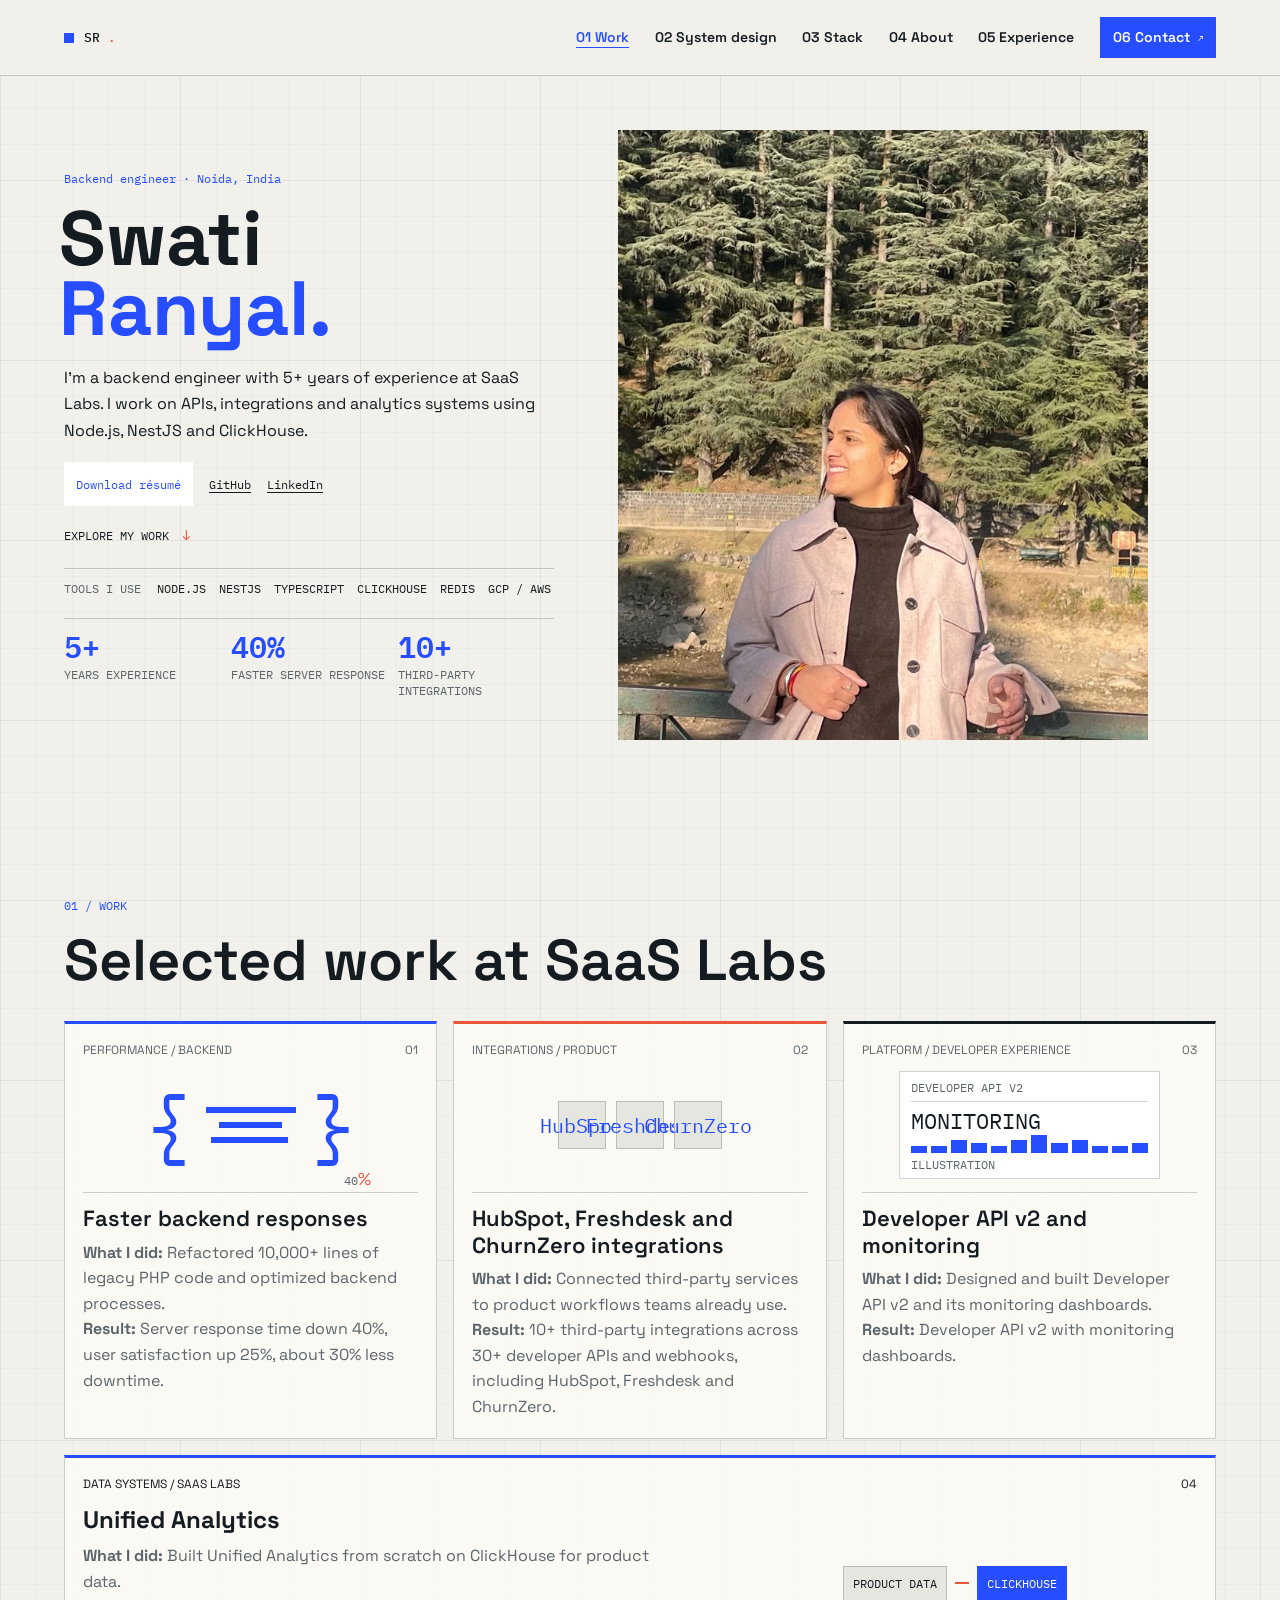
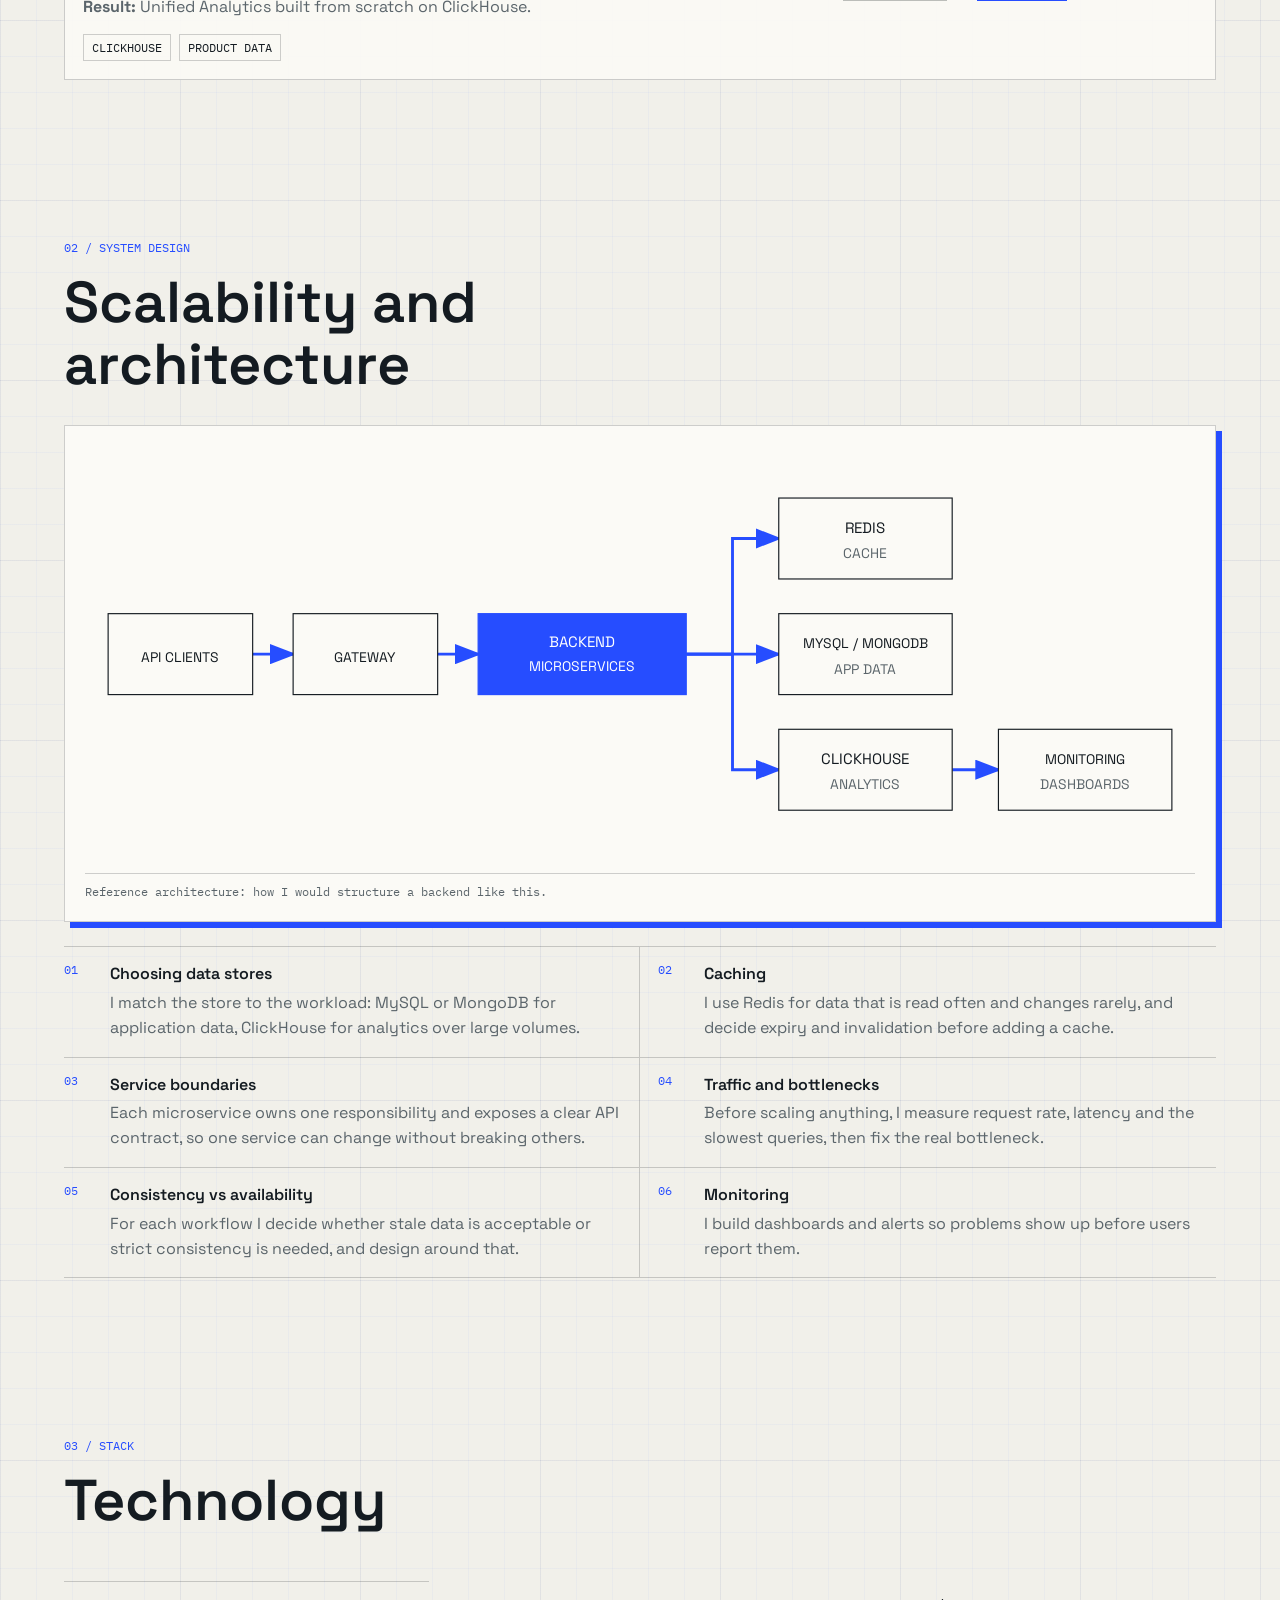
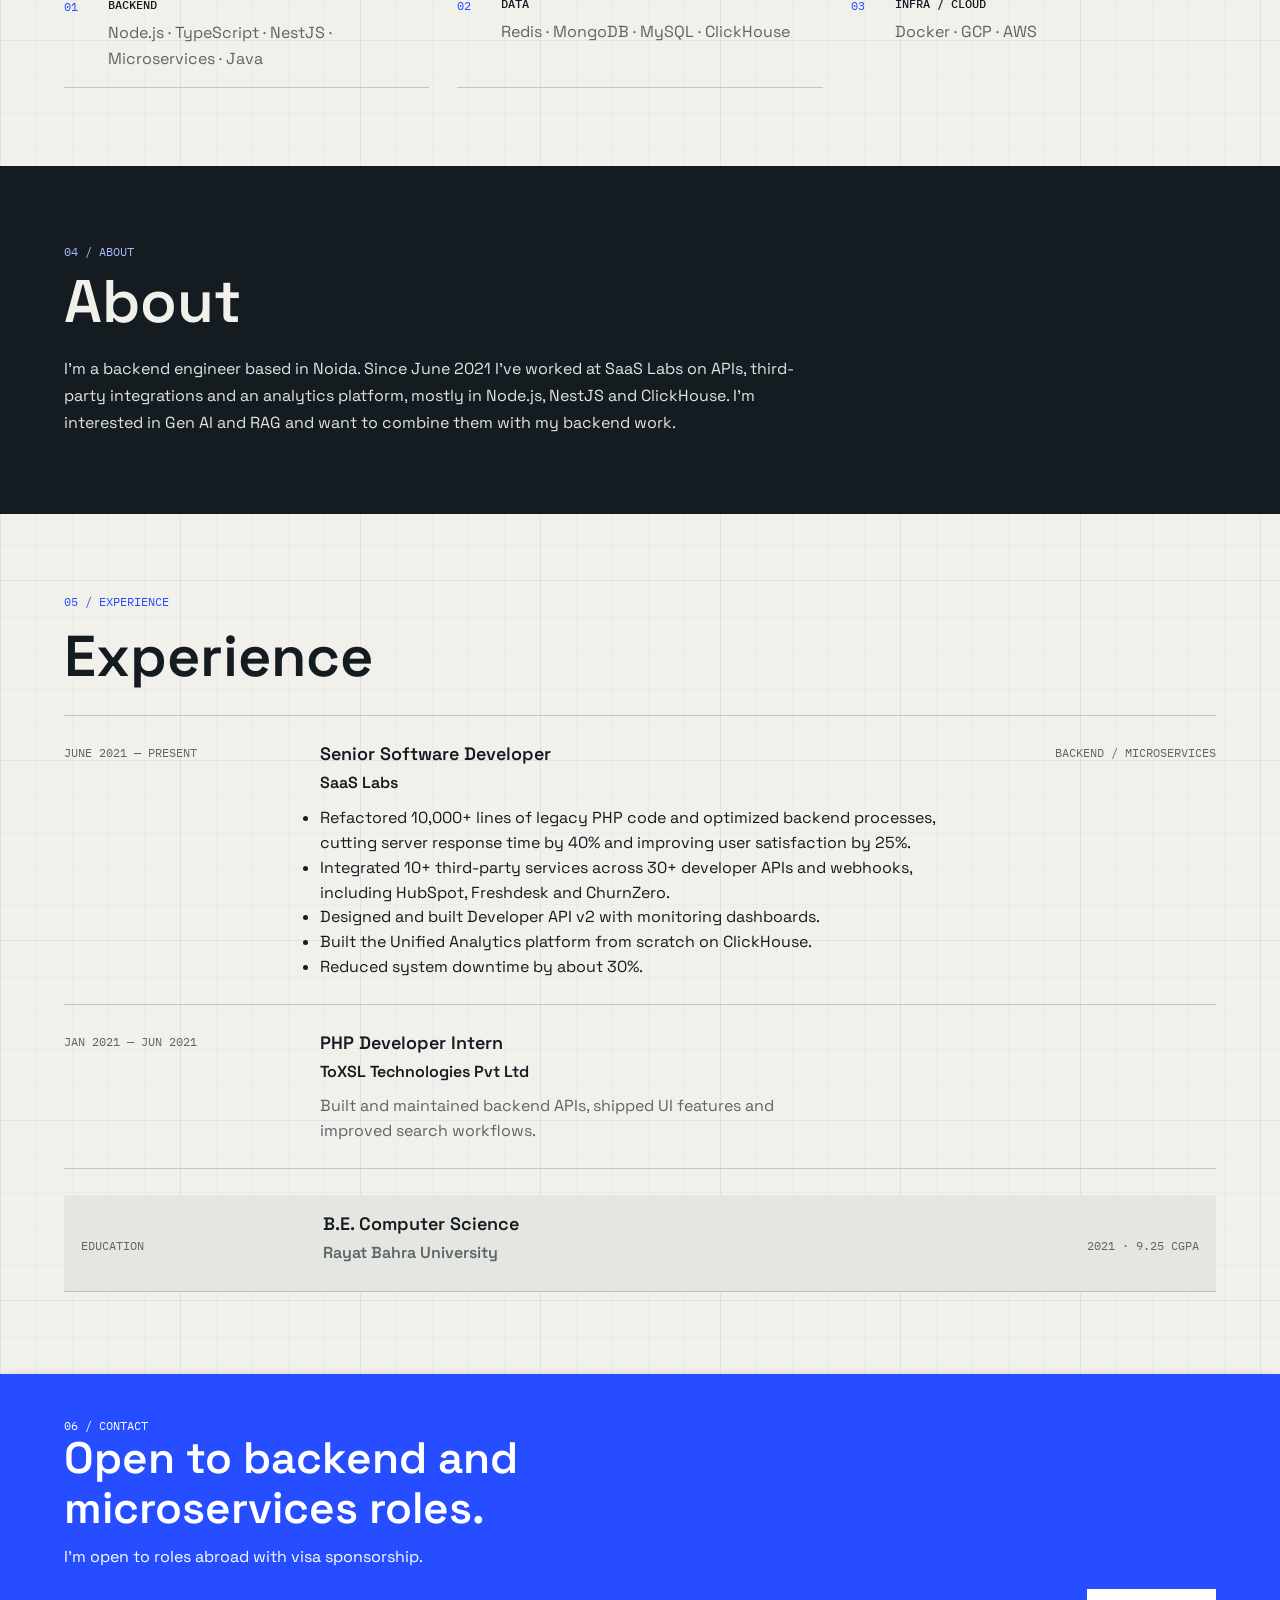
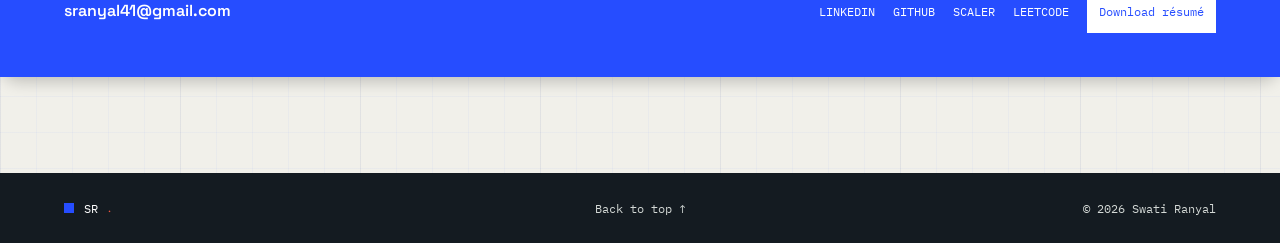
<file: index.html>
<!DOCTYPE html>
<html lang="en">

<head>
    <meta charset="UTF-8">
    <meta name="viewport" content="width=device-width, initial-scale=1.0">
        <title>Swati Ranyal | Backend Engineer</title>
        <meta name="description" content="I'm a backend engineer with 5+ years of experience at SaaS Labs. I work on APIs, integrations and analytics systems using Node.js, NestJS and ClickHouse.">
        <link rel="canonical" href="https://swatiranyalsharma.github.io/">
        <!-- TODO: add deployed URL. -->
        <link rel="icon" href="favicon.svg" type="image/svg+xml">
        <meta property="og:type" content="website">
        <meta property="og:title" content="Swati Ranyal | Backend Engineer">
        <meta property="og:description" content="I'm a backend engineer with 5+ years of experience at SaaS Labs. I work on APIs, integrations and analytics systems using Node.js, NestJS and ClickHouse.">
        <meta property="og:url" content="https://swatiranyalsharma.github.io/">
        <meta property="og:image" content="https://swatiranyalsharma.github.io/og.png">
        <meta property="og:image:width" content="800">
        <meta property="og:image:height" content="800">
        <meta property="og:image:alt" content="Swati Ranyal in Noida, India">
        <meta name="twitter:card" content="summary_large_image">
        <meta name="twitter:title" content="Swati Ranyal | Backend Engineer">
        <meta name="twitter:description" content="Backend engineer with 5+ years of experience at SaaS Labs.">
        <meta name="twitter:image" content="https://swatiranyalsharma.github.io/og.png">
        <link rel="preconnect" href="https://fonts.googleapis.com">
        <link rel="preconnect" href="https://fonts.gstatic.com" crossorigin>
        <link href="https://fonts.googleapis.com/css2?family=IBM+Plex+Mono:wght@400;500&family=Space+Grotesk:wght@400;500;600;700&display=swap" rel="stylesheet">
        <script type="application/ld+json">
        {
            "@context": "https://schema.org",
            "@type": "Person",
            "name": "Swati Ranyal",
            "jobTitle": "Senior Software Developer",
            "email": "sranyal41@gmail.com",
            "url": "https://swatiranyalsharma.github.io/",
            "address": {
                "@type": "PostalAddress",
                "addressLocality": "Noida",
                "addressCountry": "IN"
            },
            "worksFor": {
                "@type": "Organization",
                "name": "SaaS Labs"
            },
            "alumniOf": {
                "@type": "CollegeOrUniversity",
                "name": "Rayat Bahra University"
            },
            "knowsAbout": [
                "Node.js", "TypeScript", "NestJS", "Microservices", "Redis",
                "MongoDB", "MySQL", "ClickHouse", "Docker", "GCP", "AWS", "Java"
            ],
            "sameAs": [
                "https://www.linkedin.com/in/swati-ranyal/",
                "https://github.com/swatiranyalsharma",
                "https://www.scaler.com/academy/profile/5b6c4521b67a",
                "https://leetcode.com/u/Swati_Ranyal/"
            ]
        }
        </script>
    <style>
        * {
            margin: 0;
            padding: 0;
            box-sizing: border-box;
            font-family: 'Poppins', sans-serif;
        }

        #particles-js {
            position: fixed;
            width: 100%;
            height: 100%;
            top: 0;
            left: 0;
            z-index: -1;
            background: linear-gradient(137deg, #1a1a2e, #16213e);
        }

        .container {
            max-width: 1200px;
            margin: 0 auto;
            padding: 0 20px;
            width: 100%;
            display: flex;
            justify-content: space-between;
            align-items: center;
        }

        .header {
            display: flex;
            justify-content: space-between;
            align-items: center;
            padding: 15px 0;
            box-shadow: 0 2px 10px rgba(0,0,0,0.2);
            background: rgba(26, 26, 46, 0.95);
            position: fixed;
            width: 100%;
            top: 0;
            z-index: 1000;
            backdrop-filter: blur(10px);
        }

        .header-left {
            display: flex;
            align-items: center;
            gap: 20px;
        }

        .header-left .logo-container {
            display: flex;
            align-items: center;
        }

        .header-left .logo-container img {
            height: 40px;
            transition: transform 0.3s ease;
        }

        .header-left .logo-container img:hover {
            transform: scale(1.05);
        }

        .header-left .email-container {
            display: flex;
            align-items: center;
            gap: 10px;
            padding: 8px 15px;
            background: rgba(0, 255, 255, 0.1);
            border-radius: 20px;
            transition: all 0.3s ease;
        }

        .header-left .email-container:hover {
            background: rgba(0, 255, 255, 0.2);
        }

        .header-left .email-container p {
            color: #00ffff;
            font-size: 0.9em;
        }

        .header-right {
            display: flex;
            gap: 20px;
        }

        .header-right a {
            text-decoration: none;
            color: #ffffff;
            font-weight: 500;
            padding: 8px 20px;
            border-radius: 20px;
            transition: all 0.3s ease;
            position: relative;
            white-space: nowrap;
            width: 100px;
            text-align: center;
            font-size: 1em;
            flex: 1;
        }

        .header-right a:hover {
            color: #00ffff;
            background: rgba(0, 255, 255, 0.1);
        }

        .header-right a.active {
            color: #00ffff;
            background: rgba(0, 255, 255, 0.1);
        }

        .main-content {
            margin-top: 100px;
            display: flex;
            flex-direction: column;
            align-items: center;
            min-height: calc(100vh - 100px);
            padding: 20px;
        }

        .profile-section {
            text-align: center;
            max-width: 800px;
            margin-bottom: 50px;
        }

        .profile-image {
            width: 250px;
            height: 250px;
            border-radius: 50%;
            object-fit: cover;
            margin-bottom: 30px;
            border: 5px solid #fff;
            box-shadow: 0 5px 15px rgba(0, 0, 0, 0.1);
            transition: transform 0.3s ease;
        }

        .profile-image:hover {
            transform: scale(1.05);
        }

        .social-links {
            display: flex;
            gap: 20px;
            margin-bottom: 30px;
            justify-content: center;
        }

        .social-links img {
            width: 40px;
            height: 40px;
            cursor: pointer;
            transition: all 0.3s ease;
            padding: 8px;
            border-radius: 50%;
            border: 1px solid rgba(0, 255, 255, 0.3);
            object-fit: contain;
            background: rgba(255, 255, 255, 0.1);
        }

        /* Specific styling for LinkedIn icon */
        .social-links img[alt="LinkedIn"] {
            background: rgba(255, 255, 255, 0.2);
            padding: 6px;
        }

        /* Specific styling for GitHub icon */
        .social-links img[alt="GitHub"] {
            background: rgba(255, 255, 255, 0.2);
            padding: 6px;
        }

        .social-links img:hover {
            transform: scale(1.1);
            border-color: #00ffff;
            background: rgba(0, 255, 255, 0.2);
            box-shadow: 0 0 15px rgba(0, 255, 255, 0.3);
        }

        .bio {
            max-width: 600px;
            line-height: 1.6;
            margin: 0 auto;
        }

        .bio h1 {
            font-size: 2.5em;
            margin-bottom: 20px;
            color: #ffffff;
            background: linear-gradient(45deg, #00ffff, #00bcd4);
            -webkit-background-clip: text;
            -webkit-text-fill-color: transparent;
        }

        .bio p {
            font-size: 1.1em;
            color: #ffffff;
            margin-bottom: 20px;
        }

        .skills-section {
            width: 100%;
            max-width: 1200px;
            padding: 40px 0;
            background: rgba(26, 26, 46, 0.9);
            border-radius: 20px;
            box-shadow: 0 5px 15px rgba(0,0,0,0.2);
        }

        .skills-section h2 {
            text-align: center;
            font-size: 2em;
            margin-bottom: 30px;
            color: #ffffff;
            background: linear-gradient(45deg, #00ffff, #00bcd4);
            -webkit-background-clip: text;
            -webkit-text-fill-color: transparent;
        }

        .tech-stack-list {
            display: grid;
            grid-template-columns: repeat(auto-fit, minmax(150px, 1fr));
            gap: 20px;
            margin-top: 30px;
            padding: 0 20px;
        }

        .tech-category {
            background: rgba(255, 255, 255, 0.1);
            border-radius: 15px;
            padding: 25px;
            box-shadow: 0 5px 15px rgba(0,0,0,0.2);
            transition: all 0.3s ease;
            border: 1px solid rgba(0, 255, 255, 0.3);
        }

        .tech-category:hover {
            transform: translateY(-5px);
            border-color: #00ffff;
        }

        .tech-category h3 {
            color: #00ffff;
            font-size: 1.2em;
            margin-bottom: 20px;
            text-align: center;
            position: relative;
            padding-bottom: 10px;
        }

        .tech-item {
            display: flex;
            align-items: center;
            gap: 15px;
            padding: 12px;
            background: rgba(255, 255, 255, 0.1);
            border-radius: 10px;
            margin-bottom: 10px;
            transition: all 0.3s ease;
            border: 1px solid rgba(0, 255, 255, 0.3);
        }

        .tech-item:hover {
            transform: translateX(5px);
            border-color: #00ffff;
            background: rgba(0, 255, 255, 0.1);
        }

        .tech-item img {
            width: 30px;
            height: 30px;
            object-fit: contain;
        }

        .tech-item p {
            margin: 0;
            font-size: 0.9em;
            color: #ffffff;
            font-weight: 500;
        }

        .section-title {
            text-align: center;
            font-size: 2em;
            margin-bottom: 30px;
            color: #ffffff;
            background: linear-gradient(45deg, #00ffff, #00bcd4);
            -webkit-background-clip: text;
            -webkit-text-fill-color: transparent;
        }

        .featured-projects {
            width: 100%;
            max-width: 1200px;
            padding: 40px 0;
            margin-top: 50px;
        }

        .projects-grid {
            display: grid;
            grid-template-columns: repeat(auto-fit, minmax(300px, 1fr));
            gap: 30px;
            padding: 0 20px;
        }

        .project-card {
            background: rgba(26, 26, 46, 0.9);
            border-radius: 15px;
            overflow: hidden;
            box-shadow: 0 3px 10px rgba(0,0,0,0.2);
            transition: transform 0.3s ease;
            border: 1px solid rgba(0, 255, 255, 0.3);
        }

        .project-card:hover {
            transform: translateY(-5px);
        }

        .project-image {
            width: 100%;
            height: 200px;
            object-fit: cover;
        }

        .project-content {
            padding: 20px;
        }

        .project-content h3 {
            margin-bottom: 10px;
            color: #00ffff;
        }

        .project-content p {
            color: #ffffff;
            margin-bottom: 15px;
            font-size: 0.9em;
        }

        .project-tags {
            display: flex;
            flex-wrap: wrap;
            gap: 10px;
            margin-bottom: 15px;
        }

        .project-tag {
            background: rgba(0, 255, 255, 0.1);
            color: #00ffff;
            padding: 5px 10px;
            border-radius: 15px;
            font-size: 0.8em;
        }

        .project-links {
            display: flex;
            gap: 15px;
        }

        .project-links a {
            text-decoration: none;
            color: #00ffff;
            font-size: 0.9em;
            display: flex;
            align-items: center;
            gap: 5px;
        }

        .contact-section {
            width: 100%;
            max-width: 1200px;
            padding: 40px 0;
            margin-top: 50px;
            background: rgba(26, 26, 46, 0.9);
            border-radius: 20px;
            box-shadow: 0 5px 15px rgba(0,0,0,0.2);
        }

        .contact-form {
            max-width: 600px;
            margin: 0 auto;
            padding: 0 20px;
        }

        .form-group {
            margin-bottom: 20px;
        }

        .form-group label {
            display: block;
            margin-bottom: 5px;
            color: #ffffff;
        }

        .form-group input,
        .form-group textarea {
            width: 100%;
            padding: 10px;
            border: 1px solid rgba(0, 255, 255, 0.3);
            border-radius: 5px;
            font-family: 'Poppins', sans-serif;
            background: rgba(255, 255, 255, 0.1);
            color: #ffffff;
        }

        .form-group input:focus,
        .form-group textarea:focus {
            outline: none;
            border-color: #00ffff;
            background: rgba(255, 255, 255, 0.15);
        }

        .submit-btn {
            background: linear-gradient(45deg, #007bff, #00bcd4);
            color: white;
            border: none;
            padding: 12px 30px;
            border-radius: 25px;
            cursor: pointer;
            font-size: 1em;
            transition: transform 0.3s ease;
        }

        .submit-btn:hover {
            transform: translateY(-2px);
        }

        .resume-section {
            text-align: center;
            margin-top: 50px;
            padding: 20px;
        }

        .resume-btn {
            display: inline-flex;
            align-items: center;
            gap: 10px;
            background: linear-gradient(45deg, #00ffff, #00bcd4);
            color: #1a1a2e;
            text-decoration: none;
            padding: 12px 30px;
            border-radius: 25px;
            font-weight: 500;
            transition: transform 0.3s ease;
        }

        .resume-btn:hover {
            transform: translateY(-2px);
        }

        @media (max-width: 768px) {
            .header {
                padding: 10px 0;
            }

            .container {
                padding: 0 10px;
            }

            .header-left .email-container {
                display: none;
            }

            .header-right {
                gap: 10px;
            }

            .header-right a {
                padding: 6px 15px;
                font-size: 0.9em;
            }

            .main-content {
                flex-direction: column;
                text-align: center;
                margin-top: 80px;
            }

            .profile-section {
                padding: 20px;
            }

            .profile-image {
                width: 200px;
                height: 200px;
            }

            .social-links {
                justify-content: center;
            }

            .bio {
                margin: 0 auto;
            }

            .projects-grid {
                grid-template-columns: 1fr;
            }

            .tech-stack-list {
                grid-template-columns: repeat(auto-fit, minmax(120px, 1fr));
                gap: 15px;
            }

            .tech-category {
                padding: 15px;
            }

            .tech-item {
                padding: 8px;
            }

            .tech-item img {
                width: 25px;
                height: 25px;
            }
        }
    </style>
    <link rel="stylesheet" href="fieldnotes.css">
</head>

<body class="portfolio-page">
    <a class="skip-link" href="#top">Skip to content</a>
    <header class="site-header">
        <div class="site-header-inner">
            <a class="wordmark" href="#top" aria-label="Swati Ranyal, home">SR<span>.</span></a>
            <nav class="site-nav" id="primary-nav" aria-label="Main navigation">
                <a href="#work">01 Work</a>
                <a href="#systems">02 System design</a>
                <a href="#skills">03 Stack</a>
                <a href="#about">04 About</a>
                <a href="#experience">05 Experience</a>
                <a class="nav-contact" href="#contact">06 Contact <span aria-hidden="true">↗</span></a>
            </nav>
            <button class="menu-toggle" type="button" aria-controls="primary-nav" aria-expanded="false" aria-label="Open navigation menu"><span class="menu-icon" aria-hidden="true"><i></i><i></i><i></i></span><span class="menu-label">Menu</span></button>
        </div>
    </header>

    <main id="top">
        <section class="hero page-grid" aria-labelledby="hero-title">
            <div class="hero-left">
            <div class="hero-copy">
                <p class="eyebrow hero-label">Backend engineer · Noida, India</p>
                <h1 id="hero-title">Swati<br><span class="hero-accent">Ranyal.</span></h1>
                <p class="hero-intro">I'm a backend engineer with 5+ years of experience at SaaS Labs. I work on APIs, integrations and analytics systems using Node.js, NestJS and ClickHouse.</p>
                <div class="hero-profile-links"><a class="resume-button" href="./Swati_Ranyal_Resume_Backend_Java.pdf" download target="_blank" rel="noopener">Download résumé</a><a href="https://github.com/swatiranyalsharma" target="_blank" rel="noopener">GitHub</a><a href="https://www.linkedin.com/in/swati-ranyal/" target="_blank" rel="noopener">LinkedIn</a></div>
                <!-- TODO: add resume.pdf to the site root. -->
                <div class="hero-actions"><a class="secondary-action" href="#work">EXPLORE MY WORK <span aria-hidden="true">↓</span></a></div>
                <div class="hero-tools"><span>TOOLS I USE</span><b>NODE.JS</b><b>NESTJS</b><b>TYPESCRIPT</b><b>CLICKHOUSE</b><b>REDIS</b><b>GCP / AWS</b></div>
                <div class="hero-index" aria-label="Experience and results"><div><strong>5+</strong><span>YEARS EXPERIENCE</span></div><div><strong>40%</strong><span>FASTER SERVER RESPONSE</span></div><div><strong>10+</strong><span>THIRD-PARTY INTEGRATIONS</span></div></div>
            </div>
            </div>
            <div class="hero-aside">
            <div class="hero-visual">
                <picture>
                    <source srcset="images/swati.webp" type="image/webp">
                    <img class="portrait" src="images/swati.jpeg" alt="Swati Ranyal" width="800" height="800" fetchpriority="high" decoding="async">
                </picture>
            </div>
            </div>
        </section>

        <section class="work-section section-wrap" id="work">
            <div class="section-heading"><div><p class="eyebrow">01 / WORK</p><h2>Selected work at SaaS Labs</h2></div></div>
            <div class="work-grid">
                <article class="work-card work-card--lime">
                    <div class="card-topline"><span>PERFORMANCE / BACKEND</span><span>01</span></div>
                    <div class="api-art" aria-hidden="true"><span class="api-bracket">{</span><span class="api-lines"><i></i><i></i><i></i></span><span class="api-bracket">}</span><span class="api-speed">40<span>%</span></span></div>
                    <div class="work-card-copy"><h3>Faster backend responses</h3><p><strong>What I did:</strong> Refactored 10,000+ lines of legacy PHP code and optimized backend processes.</p><p><strong>Result:</strong> Server response time down 40%, user satisfaction up 25%, about 30% less downtime.</p></div>
                    <!-- TODO: add the specific problem statement. -->
                    <!-- TODO: add real scale numbers (requests/sec, data volume, latency before/after, number of services). -->
                </article>
                <article class="work-card work-card--coral">
                    <div class="card-topline"><span>INTEGRATIONS / PRODUCT</span><span>02</span></div>
                    <div class="integration-art" aria-label="HubSpot, Freshdesk and ChurnZero"><span class="integration-chip">HubSpot</span><span class="integration-chip">Freshdesk</span><span class="integration-chip">ChurnZero</span></div>
                    <div class="work-card-copy"><h3>HubSpot, Freshdesk and ChurnZero integrations</h3><p><strong>What I did:</strong> Connected third-party services to product workflows teams already use.</p><p><strong>Result:</strong> 10+ third-party integrations across 30+ developer APIs and webhooks, including HubSpot, Freshdesk and ChurnZero.</p></div>
                    <!-- TODO: add the specific problem statement. -->
                    <!-- TODO: add real scale numbers (requests/sec, data volume, latency before/after, number of services). -->
                </article>
                <article class="work-card work-card--ink">
                    <div class="card-topline"><span>PLATFORM / DEVELOPER EXPERIENCE</span><span>03</span></div>
                    <div class="monitor-art" aria-hidden="true"><div class="monitor-window"><span>DEVELOPER API V2</span><b>MONITORING</b><div class="monitor-bars"><i></i><i></i><i></i><i></i><i></i><i></i><i></i><i></i><i></i><i></i><i></i><i></i></div><small>ILLUSTRATION</small></div></div>
                    <div class="work-card-copy"><h3>Developer API v2 and monitoring</h3><p><strong>What I did:</strong> Designed and built Developer API v2 and its monitoring dashboards.</p><p><strong>Result:</strong> Developer API v2 with monitoring dashboards.</p></div>
                    <!-- TODO: add the specific problem statement. -->
                    <!-- TODO: add real scale numbers (requests/sec, data volume, latency before/after, number of services). -->
                </article>
                <article class="featured-project">
                    <div class="featured-head"><span>DATA SYSTEMS / SAAS LABS</span><span>04</span></div>
                    <div class="featured-copy"><h3>Unified Analytics</h3><p><strong>What I did:</strong> Built Unified Analytics from scratch on ClickHouse for product data.</p><p><strong>Result:</strong> Unified Analytics built from scratch on ClickHouse.</p><div class="work-tags"><span>CLICKHOUSE</span><span>PRODUCT DATA</span></div></div>
                    <div class="analytics-flow" aria-label="Illustration of product data and ClickHouse"><span>PRODUCT DATA</span><i></i><b>CLICKHOUSE</b></div>
                    <!-- TODO: add the specific problem statement. -->
                    <!-- TODO: add real scale numbers (requests/sec, data volume, latency before/after, number of services). -->
                </article>
            </div>
        </section>

        <section class="architecture-section section-wrap" id="systems" aria-labelledby="systems-title">
            <div class="section-heading"><div><p class="eyebrow">02 / SYSTEM DESIGN</p><h2 id="systems-title">Scalability and architecture</h2></div></div>
            <figure class="architecture-figure">
                <svg class="architecture-diagram" viewBox="0 0 960 360" role="img" aria-labelledby="architecture-title architecture-desc">
                    <title id="architecture-title">Reference backend system design</title>
                    <desc id="architecture-desc">API clients pass through a gateway to backend microservices. Services connect to Redis, MySQL or MongoDB, and ClickHouse; ClickHouse feeds monitoring dashboards. Reference architecture, not a confirmed production topology.</desc>
                    <defs><marker id="system-arrow" markerWidth="9" markerHeight="7" refX="8" refY="3.5" orient="auto"><path d="M0 0 L9 3.5 L0 7 Z" fill="#264dff"/></marker></defs>
                    <g class="architecture-wide">
                        <g fill="none" stroke="#264dff" stroke-width="2.5" marker-end="url(#system-arrow)"><path d="M145 180 H180"/><path d="M305 180 H340"/><path d="M520 180 H560 V80 H600"/><path d="M520 180 H600"/><path d="M520 180 H560 V280 H600"/><path d="M750 280 H790"/></g>
                        <g font-family="IBM Plex Mono, monospace" text-anchor="middle">
                            <rect x="20" y="145" width="125" height="70" fill="#fbfaf6" stroke="#141b21"/><text x="82" y="187" fill="#141b21" font-size="12">API CLIENTS</text>
                            <rect x="180" y="145" width="125" height="70" fill="#fbfaf6" stroke="#141b21"/><text x="242" y="187" fill="#141b21" font-size="12">GATEWAY</text>
                            <rect x="340" y="145" width="180" height="70" fill="#264dff" stroke="#264dff"/><text x="430" y="174" fill="#fff" font-size="13">BACKEND</text><text x="430" y="195" fill="#fff" font-size="12">MICROSERVICES</text>
                            <rect x="600" y="45" width="150" height="70" fill="#fbfaf6" stroke="#141b21"/><text x="675" y="75" fill="#141b21" font-size="13">REDIS</text><text x="675" y="97" fill="#5b656b" font-size="12">CACHE</text>
                            <rect x="600" y="145" width="150" height="70" fill="#fbfaf6" stroke="#141b21"/><text x="675" y="175" fill="#141b21" font-size="12">MYSQL / MONGODB</text><text x="675" y="197" fill="#5b656b" font-size="12">APP DATA</text>
                            <rect x="600" y="245" width="150" height="70" fill="#fbfaf6" stroke="#141b21"/><text x="675" y="275" fill="#141b21" font-size="13">CLICKHOUSE</text><text x="675" y="297" fill="#5b656b" font-size="12">ANALYTICS</text>
                            <rect x="790" y="245" width="150" height="70" fill="#fbfaf6" stroke="#141b21"/><text x="865" y="275" fill="#141b21" font-size="12">MONITORING</text><text x="865" y="297" fill="#5b656b" font-size="12">DASHBOARDS</text>
                        </g>
                    </g>
                    <g class="architecture-compact" font-family="IBM Plex Mono, monospace" text-anchor="middle">
                        <g fill="none" stroke="#264dff" stroke-width="3" marker-end="url(#system-arrow)"><path d="M460 40 H500"/><path d="M720 82 V90 H480 V92"/><path d="M480 162 V170 H240 V174"/><path d="M480 170 H720 V174"/><path d="M480 162 V250 H240 V256"/><path d="M460 291 H500"/></g>
                        <rect x="20" y="10" width="440" height="72" fill="#fbfaf6" stroke="#141b21" stroke-width="2"/><text x="240" y="55" fill="#141b21" font-size="38">API CLIENTS</text>
                        <rect x="500" y="10" width="440" height="72" fill="#fbfaf6" stroke="#141b21" stroke-width="2"/><text x="720" y="55" fill="#141b21" font-size="38">GATEWAY</text>
                        <rect x="20" y="92" width="920" height="70" fill="#264dff" stroke="#264dff"/><text x="480" y="137" fill="#fff" font-size="38">BACKEND MICROSERVICES</text>
                        <rect x="20" y="174" width="440" height="76" fill="#fbfaf6" stroke="#141b21" stroke-width="2"/><text x="240" y="208" fill="#141b21" font-size="38">REDIS</text><text x="240" y="236" fill="#5b656b" font-size="34">CACHE</text>
                        <rect x="500" y="174" width="440" height="76" fill="#fbfaf6" stroke="#141b21" stroke-width="2"/><text x="720" y="208" fill="#141b21" font-size="38">MYSQL / MONGODB</text><text x="720" y="236" fill="#5b656b" font-size="34">APP DATA</text>
                        <rect x="20" y="256" width="440" height="76" fill="#fbfaf6" stroke="#141b21" stroke-width="2"/><text x="240" y="289" fill="#141b21" font-size="38">CLICKHOUSE</text><text x="240" y="317" fill="#5b656b" font-size="34">ANALYTICS</text>
                        <rect x="500" y="256" width="440" height="76" fill="#fbfaf6" stroke="#141b21" stroke-width="2"/><text x="720" y="289" fill="#141b21" font-size="34">MONITORING</text><text x="720" y="317" fill="#5b656b" font-size="34">DASHBOARDS</text>
                    </g>
                </svg>
                <figcaption>Reference architecture: how I would structure a backend like this.</figcaption>
            </figure>
            <div class="architecture-notes">
                <article><span>01</span><h3>Choosing data stores</h3><p>I match the store to the workload: MySQL or MongoDB for application data, ClickHouse for analytics over large volumes.</p></article>
                <article><span>02</span><h3>Caching</h3><p>I use Redis for data that is read often and changes rarely, and decide expiry and invalidation before adding a cache.</p></article>
                <article><span>03</span><h3>Service boundaries</h3><p>Each microservice owns one responsibility and exposes a clear API contract, so one service can change without breaking others.</p></article>
                <article><span>04</span><h3>Traffic and bottlenecks</h3><p>Before scaling anything, I measure request rate, latency and the slowest queries, then fix the real bottleneck.</p></article>
                <article><span>05</span><h3>Consistency vs availability</h3><p>For each workflow I decide whether stale data is acceptable or strict consistency is needed, and design around that.</p></article>
                <article><span>06</span><h3>Monitoring</h3><p>I build dashboards and alerts so problems show up before users report them.</p></article>
            </div>
            <!-- TODO: add real scale numbers: requests/sec, data volume, latency before/after, number of services. -->
        </section>

        <section class="stack-section section-wrap" id="skills">
            <div class="section-heading"><div><p class="eyebrow">03 / STACK</p><h2>Technology</h2></div></div>
            <div class="stack-categories">
                <article class="stack-row"><span class="stack-index">01</span><div><h3>BACKEND</h3><p>Node.js · TypeScript · NestJS · Microservices · Java</p></div></article>
                <article class="stack-row"><span class="stack-index">02</span><div><h3>DATA</h3><p>Redis · MongoDB · MySQL · ClickHouse</p></div></article>
                <article class="stack-row"><span class="stack-index">03</span><div><h3>INFRA / CLOUD</h3><p>Docker · GCP · AWS</p></div></article>
            </div>
        </section>

        <section class="about-section" id="about">
            <div class="about-inner page-shell"><p class="eyebrow">04 / ABOUT</p><h2>About</h2><p>I'm a backend engineer based in Noida. Since June 2021 I've worked at SaaS Labs on APIs, third-party integrations and an analytics platform, mostly in Node.js, NestJS and ClickHouse. I'm interested in Gen AI and RAG and want to combine them with my backend work.</p></div>
        </section>

        <section class="experience-section section-wrap" id="experience">
            <div class="section-heading experience-heading"><div><p class="eyebrow">05 / EXPERIENCE</p><h2>Experience</h2></div></div>
            <div class="timeline">
                <article class="timeline-item"><div class="timeline-date">JUNE 2021 — PRESENT</div><div class="timeline-main"><h3>Senior Software Developer</h3><p class="timeline-company">SaaS Labs</p><ul class="experience-points"><li>Refactored 10,000+ lines of legacy PHP code and optimized backend processes, cutting server response time by 40% and improving user satisfaction by 25%.</li><li>Integrated 10+ third-party services across 30+ developer APIs and webhooks, including HubSpot, Freshdesk and ChurnZero.</li><li>Designed and built Developer API v2 with monitoring dashboards.</li><li>Built the Unified Analytics platform from scratch on ClickHouse.</li><li>Reduced system downtime by about 30%.</li></ul></div><div class="timeline-tag">BACKEND / MICROSERVICES</div></article>
                <article class="timeline-item"><div class="timeline-date">JAN 2021 — JUN 2021</div><div class="timeline-main"><h3>PHP Developer Intern</h3><p class="timeline-company">ToXSL Technologies Pvt Ltd</p><p>Built and maintained backend APIs, shipped UI features and improved search workflows.</p></div><div class="timeline-tag"></div></article>
            </div>
            <div class="timeline-item education-row"><div class="timeline-date">EDUCATION</div><div class="timeline-main"><h3>B.E. Computer Science</h3><p class="timeline-company">Rayat Bahra University</p></div><div class="timeline-tag">2021 · 9.25 CGPA</div></div>
        </section>

        <section class="contact-section" id="contact"><div class="contact-inner"><p class="eyebrow">06 / CONTACT</p><h2>Open to backend and microservices roles.</h2><p class="contact-open">I’m open to roles abroad with visa sponsorship.</p><div class="contact-bottom"><a class="contact-cta" href="mailto:sranyal41@gmail.com">sranyal41@gmail.com</a><div class="social-list"><a href="https://www.linkedin.com/in/swati-ranyal/" target="_blank" rel="noopener">LINKEDIN</a><a href="https://github.com/swatiranyalsharma" target="_blank" rel="noopener">GITHUB</a><a href="https://www.scaler.com/academy/profile/5b6c4521b67a" target="_blank" rel="noopener">SCALER</a><a href="https://leetcode.com/u/Swati_Ranyal/" target="_blank" rel="noopener">LEETCODE</a><a class="resume-button" href="./Swati_Ranyal_Resume_Backend_Java.pdf" download target="_blank" rel="noopener">Download résumé</a></div></div><!-- TODO: add resume.pdf to the site root. --></div></section>
    </main>

    <footer class="site-footer"><div class="site-footer-inner"><a class="wordmark" href="#top" aria-label="Swati Ranyal, back to top">SR<span>.</span></a><a class="footer-top" href="#top">Back to top ↑</a><span>© 2026 Swati Ranyal</span></div></footer>
    <script src="portfolio.js" defer></script>
</body>

</html>
</file>
<file: fieldnotes.css>
:root {
    color-scheme: light;
    --paper: #f1f0ea;
    --paper-deep: #e5e6df;
    --ink: #141b21;
    --muted: #5b656b;
    --rule: rgba(20, 27, 33, .2);
    --blue: #264dff;
    --red: #ed543c;
    --mono: 'IBM Plex Mono', monospace;
    --sans: 'Space Grotesk', sans-serif;
}
* { box-sizing: border-box; font-family: var(--sans); margin: 0; padding: 0; }
html { scroll-behavior: smooth; scroll-padding-top: 86px; }
body.portfolio-page {
    background-color: var(--paper);
    background-image:
        linear-gradient(rgba(38, 77, 255, .035) 1px, transparent 1px),
        linear-gradient(90deg, rgba(38, 77, 255, .035) 1px, transparent 1px),
        linear-gradient(rgba(20, 27, 33, .045) 1px, transparent 1px),
        linear-gradient(90deg, rgba(20, 27, 33, .045) 1px, transparent 1px);
    background-size: 36px 36px, 36px 36px, 180px 180px, 180px 180px;
    color: var(--ink);
    font-size: 14px;
    line-height: 1.55;
    overflow-x: hidden;
}
body.portfolio-page #particles-js { display: none; }
body.portfolio-page a { color: inherit; }
body.portfolio-page ::selection { background: var(--blue); color: white; }
a:focus-visible, button:focus-visible, input:focus-visible { outline: 2px solid var(--red); outline-offset: 3px; }
.site-header { align-items: center; background: rgba(241, 240, 234, .95); border-bottom: 1px solid var(--rule); display: flex; height: 76px; justify-content: space-between; padding: 0 max(5vw, 22px); position: sticky; top: 0; z-index: 10; }
.wordmark { align-items: center; display: inline-flex; font: 500 13px var(--mono); gap: 10px; text-decoration: none; }
.wordmark::before { background: var(--blue); content: ''; height: 10px; width: 10px; }
.wordmark span { color: var(--red); }
.site-nav { align-items: center; display: flex; gap: clamp(16px, 2.8vw, 39px); }
.site-nav a { font-size: 12px; font-weight: 600; text-decoration: none; }
.site-nav a:hover, .social-list a:hover { color: var(--blue); }
.site-nav a span { color: var(--muted); font: 9px var(--mono); margin-left: 4px; }
.site-nav .nav-contact { background: var(--blue); color: white; padding: 10px 13px; }
.site-nav .nav-contact span { color: white; }
.page-grid, .section-wrap { margin-left: auto; margin-right: auto; max-width: 1360px; padding-left: max(5vw, 22px); padding-right: max(5vw, 22px); }
.hero { align-items: center; display: grid; gap: 8vw; grid-template-columns: 1fr .72fr; min-height: 620px; padding-bottom: 56px; padding-top: 56px; position: relative; }
.hero-copy { max-width: 660px; }
.eyebrow { color: var(--blue); font: 10px var(--mono); }
.status-dot { background: var(--red); display: inline-block; height: 8px; margin-right: 8px; width: 8px; }
.hero-location { color: var(--muted); }
.hero h1 { font: 700 clamp(64px, 8vw, 104px)/.91 var(--sans); margin: 23px 0 21px -5px; }
.hero-accent { color: var(--blue); }
.hero-intro { font-size: 15px; line-height: 1.75; margin: 0; max-width: 505px; }
.focus-tags { display: flex; flex-wrap: wrap; gap: 7px; margin-top: 21px; }
.focus-tags span { border: 1px solid var(--rule); font-size: 10px; font-weight: 600; padding: 6px 9px; }
.hero-actions { align-items: center; display: flex; gap: 23px; margin-top: 23px; }
.primary-action { align-items: center; background: var(--blue); color: white !important; display: inline-flex; font: 10px var(--mono); gap: 18px; padding: 13px 15px; text-decoration: none; transition: background .2s, transform .2s; }
.primary-action:hover { background: var(--ink); transform: translateY(-2px); }
.primary-action span { font-size: 15px; }
.secondary-action { font: 9px var(--mono); text-decoration: none; }
.secondary-action span { color: var(--red); font-size: 14px; margin-left: 6px; }
.hero-tools { align-items: center; border-top: 1px solid var(--rule); display: flex; flex-wrap: wrap; gap: 14px; margin-top: 29px; max-width: 520px; padding-top: 12px; }
.hero-tools span { color: var(--muted); font: 8px var(--mono); margin-right: 3px; }
.hero-tools b { font: 9px var(--mono); }
.hero-index { border-top: 1px solid var(--rule); display: grid; grid-template-columns: repeat(3, 1fr); margin-top: 23px; max-width: 520px; padding-top: 13px; }
.hero-index div { display: flex; flex-direction: column; gap: 1px; }
.hero-index strong { color: var(--blue); font: 600 25px/.95 var(--mono); }
.hero-index span { color: var(--muted); font: 7px var(--mono); margin-top: 5px; }
.hero-visual { background: var(--paper-deep); height: min(44vw, 505px); justify-self: end; max-height: 505px; max-width: 405px; min-height: 410px; overflow: hidden; position: relative; width: 100%; }
.portrait { height: 100%; inset: 0; object-fit: cover; object-position: 52% 48%; position: absolute; width: 100%; }
.hero-visual::after { border: 1px solid rgba(20, 27, 33, .35); content: ''; inset: 10px; pointer-events: none; position: absolute; }
.portrait-label { align-items: flex-end; bottom: 22px; color: white; display: flex; font: 11px/1.35 var(--mono); justify-content: space-between; left: 23px; position: absolute; right: 24px; text-shadow: 0 1px 8px rgba(0, 0, 0, .8); z-index: 1; }
.label-star { color: #fff; font-size: 24px; }
.visual-index { background: var(--paper); bottom: -1px; color: var(--muted); font: 7px var(--mono); padding: 4px 7px; position: absolute; right: 0; z-index: 2; }
.section-wrap { padding-bottom: 105px; padding-top: 105px; }
.section-heading { align-items: flex-end; display: flex; justify-content: space-between; margin-bottom: 35px; }
.section-heading h2, .contact-inner h2 { font: 600 clamp(40px, 5.2vw, 70px)/1.02 var(--sans); margin-top: 16px; }
.section-heading h2 span { color: var(--blue); }
.section-aside { color: var(--muted); font-size: 12px; max-width: 270px; padding-bottom: 4px; }
.work-section { padding-top: 105px; }
.work-grid { display: grid; gap: 13px; grid-template-columns: repeat(3, 1fr); }
.work-card { background: rgba(251, 250, 246, .78); border: 1px solid var(--rule); min-height: 355px; overflow: hidden; padding: 17px 17px 21px; position: relative; transition: border-color .2s, transform .2s; }
.work-card:hover { border-color: var(--blue); transform: translateY(-4px); }
.work-card--lime { border-top: 3px solid var(--blue); }
.work-card--coral { border-top: 3px solid var(--red); }
.work-card--ink { border-top: 3px solid var(--ink); }
.card-topline { color: var(--muted); display: flex; font: 8px var(--mono); justify-content: space-between; }
.api-art, .integration-art, .monitor-art { align-items: center; display: flex; height: 134px; justify-content: center; position: relative; }
.api-bracket { color: var(--blue); font: 80px/.8 var(--mono); }
.api-lines { display: grid; gap: 9px; margin: 0 13px; width: 90px; }
.api-lines i { background: var(--blue); display: block; height: 6px; }
.api-lines i:nth-child(2) { margin-left: 13px; width: 70%; }
.api-lines i:nth-child(3) { margin-left: 5px; width: 86%; }
.api-speed { bottom: 2px; color: var(--muted); font: 9px var(--mono); position: absolute; right: 14%; }
.api-speed span { color: var(--red); font-size: 17px; }
.integration-art { gap: 10px; }
.integration-art > span { align-items: center; background: var(--paper-deep); border: 1px solid var(--rule); color: var(--blue); display: flex; font: 20px var(--mono); height: 48px; justify-content: center; width: 48px; }
.integration-art > i { color: var(--red); font: 18px var(--mono); font-style: normal; }
.integration-art b { bottom: 5px; color: var(--muted); font: 8px var(--mono); left: 50%; position: absolute; transform: translateX(-50%); white-space: nowrap; }
.monitor-window { background: #fff; border: 1px solid var(--rule); height: 108px; padding: 8px 11px; width: 78%; }
.monitor-window > span { border-bottom: 1px solid var(--rule); color: var(--muted); display: block; font: 7px var(--mono); padding-bottom: 6px; }
.monitor-window > span i { color: var(--blue); float: right; font-style: normal; }
.monitor-window > b { color: var(--ink); display: block; font: 22px var(--mono); margin-top: 4px; }
.monitor-window > b em { color: var(--blue); font: 8px var(--mono); }
.monitor-bars { align-items: flex-end; display: flex; gap: 4px; height: 18px; }
.monitor-bars i { background: var(--blue); flex: 1; height: 38%; }
.monitor-bars i:nth-child(3n) { height: 75%; }
.monitor-bars i:nth-child(4n) { height: 55%; }
.monitor-bars i:nth-child(7n) { height: 100%; }
.monitor-window small { color: var(--muted); display: block; font: 5px var(--mono); margin-top: 4px; }
.work-card-copy { border-top: 1px solid var(--rule); padding-top: 12px; }
.work-card-copy h3 { font: 600 22px/1.12 var(--sans); margin: 0 0 8px; }
.work-card-copy p { color: var(--muted); font-size: 11px; line-height: 1.6; max-width: 280px; }
.work-footnote { color: var(--muted); font: 8px var(--mono); margin-top: 13px; text-align: right; }
.about-section { background: var(--ink); color: var(--paper); }
.about-layout { display: grid; gap: 9vw; grid-template-columns: .8fr 1.2fr; padding-bottom: 100px; padding-top: 100px; }
.about-title h2 { font: 600 clamp(44px, 5.7vw, 74px)/1 var(--sans); margin-top: 22px; }
.about-title h2 span { color: #8ba2ff; }
.about-title .eyebrow { color: #8ba2ff; }
.about-details { padding-top: 33px; }
.about-lede { color: white; font-size: clamp(20px, 2.5vw, 29px); font-weight: 500; line-height: 1.3; margin-bottom: 15px; max-width: 570px; }
.about-details > p:nth-child(2) { color: #bec5c5; font-size: 12px; line-height: 1.8; max-width: 540px; }
.skill-block { border-bottom: 1px solid rgba(241, 240, 234, .22); border-top: 1px solid rgba(241, 240, 234, .22); margin-top: 27px; padding: 13px 0 17px; }
.skill-heading { color: #8ba2ff; display: flex; font: 8px var(--mono); justify-content: space-between; margin-bottom: 13px; }
.skill-list { display: flex; flex-wrap: wrap; gap: 7px 15px; }
.skill-list span { color: white; font-size: 11px; }
.text-link { color: white !important; display: inline-block; font: 9px var(--mono); margin-top: 18px; text-decoration: none; }
.text-link span { color: #8ba2ff; margin-left: 8px; }
.experience-section { padding-top: 110px; }
.experience-heading { margin-bottom: 32px; }
.experience-heading h2 span { color: var(--blue); }
.timeline { border-top: 1px solid var(--rule); }
.timeline-item { align-items: start; border-bottom: 1px solid var(--rule); display: grid; gap: 22px; grid-template-columns: .8fr 2fr .9fr; padding: 24px 0; }
.timeline-date, .timeline-tag { color: var(--muted); font: 8px var(--mono); padding-top: 5px; }
.timeline-main h3 { font-size: 17px; font-weight: 600; }
.timeline-company { font-size: 11px; font-weight: 600; margin: 3px 0 10px; }
.timeline-company span { color: var(--red); }
.timeline-main > p:last-child { color: var(--muted); font-size: 11px; max-width: 470px; }
.timeline-tag { justify-self: end; }
.education-row { align-items: center; background: var(--paper-deep); display: grid; font-size: 10px; gap: 10px; grid-template-columns: .65fr 1.15fr 1.4fr .5fr; margin-top: 26px; padding: 15px 17px; }
.education-row span:first-child, .education-row span:nth-child(3) { color: var(--muted); font: 8px var(--mono); }
.education-row b { font: 9px var(--mono); justify-self: end; }
.contact-section { background: var(--blue); color: white; overflow: hidden; }
.contact-inner { margin: 0 auto; max-width: 1360px; min-height: 370px; padding: 70px max(5vw, 22px) 44px; position: relative; }
.contact-inner .eyebrow { color: white; }
.contact-inner h2 { font-size: clamp(49px, 7vw, 85px); margin: 22px 0 31px; position: relative; z-index: 1; }
.contact-inner h2 span { color: #ffc5a2; }
.contact-bottom { align-items: end; display: flex; gap: 30px; justify-content: space-between; max-width: 900px; position: relative; z-index: 1; }
.contact-cta { border-bottom: 1px solid white; color: white !important; font-size: 15px; font-weight: 600; padding-bottom: 7px; text-decoration: none; }
.contact-cta span { margin-left: 12px; }
.social-list { display: flex; flex-wrap: wrap; gap: 19px; }
.social-list a { color: white; font: 8px var(--mono); text-decoration: none; }
.contact-mark { color: rgba(255, 255, 255, .09); font: 290px/.8 var(--sans); position: absolute; right: 4vw; top: 49px; }
.site-footer { align-items: center; background: var(--ink); color: #d4d9d6; display: flex; justify-content: space-between; padding: 16px max(5vw, 22px); }
.site-footer .wordmark { color: white; }
.site-footer > span, .site-footer > a:last-of-type { font: 7px var(--mono); text-decoration: none; }

/* Readable type scale and layout fixes for the existing portfolio components. */
body.portfolio-page { font-size: 16px; }
.eyebrow, .card-topline, .work-footnote, .timeline-date, .timeline-tag,
.education-row span:first-child, .education-row span:nth-child(3), .education-row b,
.social-list a, .site-footer > span, .site-footer > a:last-of-type { font-size: 12px; }
.site-nav a, .focus-tags span, .hero-tools b, .work-card-copy p, .about-details > p:nth-child(2),
.skill-list span, .timeline-main > p:last-child, .education-row, .contact-cta { font-size: 16px; }
.hero-tools span, .hero-index span { font-size: 12px; }
.hero { align-items: stretch; display: grid; gap: clamp(24px, 4vw, 58px); grid-template-columns: minmax(0, 1fr) minmax(0, .88fr); min-height: 0; padding-bottom: 45px; padding-top: 54px; }
.hero-left { align-self: center; }
.hero-copy { max-width: 100%; }
.hero h1 { font-size: clamp(62px, 6.5vw, 88px); }
.hero-intro { font-size: 17px; }
.hero-tools { gap: 12px; }
.hero-tools b { font-family: var(--mono); font-size: 12px; }
.hero-visual { height: clamp(320px, 38vw, 470px); max-height: none; min-height: 0; }
.work-grid { align-items: stretch; }
.work-card, .featured-project { background: rgba(251, 250, 246, .92); border: 1px solid var(--rule); border-top: 3px solid var(--blue); min-width: 0; padding: 18px; }
.work-card { display: flex; flex-direction: column; min-height: 390px; }
.work-card--coral { border-top-color: var(--red); }
.work-card--ink { border-top-color: var(--ink); }
.card-topline { align-items: flex-start; font-size: 12px; gap: 8px; }
.card-topline span:last-child { text-align: right; }
.work-card-copy { flex: 1; }
.work-card-copy p { font-size: 16px; line-height: 1.55; }
.work-card-copy h3 { font-size: 23px; }
.integration-art b { font: 12px var(--mono); }
.monitor-window > span, .monitor-window > b em, .monitor-window small { font-size: 12px; }
.work-outcomes { background: var(--paper-deep); border: 1px solid var(--rule); display: grid; grid-template-columns: repeat(3, minmax(0, 1fr)); margin-top: 20px; }
.work-outcomes > div { display: flex; flex-direction: column; gap: 5px; min-width: 0; padding: 19px 22px; }
.work-outcomes > div + div { border-left: 1px solid var(--rule); }
.work-outcomes strong { color: var(--blue); font: 600 clamp(28px, 3.6vw, 43px)/1 var(--mono); }
.work-outcomes span { color: var(--ink); font: 12px/1.4 var(--mono); }
.featured-project { align-items: center; display: grid; gap: 24px; grid-column: 1 / -1; grid-template-columns: minmax(0, 1fr) minmax(250px, .85fr); margin: 14px 0 0; min-height: 200px; }
.featured-project .card-topline { color: var(--muted); }
.featured-project h3 { font-size: 26px; line-height: 1.15; margin: 15px 0 8px; }
.featured-project p { font-size: 16px; line-height: 1.55; }
.work-tags { display: flex; flex-wrap: wrap; gap: 8px; margin-top: 14px; }
.work-tags span { border: 1px solid var(--rule); color: var(--ink); font: 12px var(--mono); padding: 5px 8px; }
.analytics-flow { align-items: center; display: flex; flex-wrap: wrap; gap: 9px; justify-content: center; }
.analytics-flow span, .analytics-flow b { background: var(--paper-deep); border: 1px solid var(--rule); font: 12px var(--mono); padding: 10px; text-align: center; }
.analytics-flow b { background: var(--blue); border-color: var(--blue); color: white; }
.analytics-flow i { background: var(--red); height: 2px; min-width: 18px; }
.about-section .about-layout, .about-section .stack-layout { align-items: start; display: grid; gap: clamp(28px, 5vw, 70px); grid-template-columns: minmax(230px, .8fr) minmax(0, 1.2fr); }
.about-title, .stack-intro { min-width: 0; }
.about-details, .stack-categories { min-width: 0; padding-top: 20px; }
.about-lede { max-width: 650px; }
.about-details > p:nth-child(2) { max-width: 650px; }
.stack-intro > p:last-child { color: #e1e4e1; font-size: 17px; line-height: 1.7; margin-top: 20px; max-width: 500px; }
.stack-row { border-top: 1px solid rgba(241, 240, 234, .25); display: grid; gap: 12px; grid-template-columns: 35px minmax(0, 1fr); padding: 15px 0; }
.stack-row:last-child { border-bottom: 1px solid rgba(241, 240, 234, .25); }
.stack-index { color: #aabaff; font: 12px var(--mono); padding-top: 2px; }
.stack-row h3 { color: #fff; font: 500 13px var(--mono); margin-bottom: 5px; }
.stack-row p { color: #d9ddda; font-size: 16px; line-height: 1.6; overflow-wrap: anywhere; }
.timeline-item { grid-template-columns: minmax(150px, .8fr) minmax(0, 2fr) minmax(125px, .9fr); }
.education-row { grid-template-columns: minmax(90px, .65fr) minmax(150px, 1.15fr) minmax(180px, 1.4fr) minmax(70px, .5fr); }
.social-list { gap: 16px; }
.social-list a { font-size: 12px; }
.site-footer > span, .site-footer > a:last-of-type { font-size: 12px; }

@media (max-width: 900px) {
    .hero { gap: 28px; grid-template-columns: minmax(0, 1fr) minmax(0, 1fr); padding-left: 24px; padding-right: 24px; }
    .hero-left { grid-column: 1 / -1; }
    .hero-visual { grid-column: 1; grid-row: 2; height: 370px; }
    .hero-index { max-width: 100%; }
    .about-section .about-layout, .about-section .stack-layout { gap: 24px; grid-template-columns: minmax(190px, .75fr) minmax(0, 1.25fr); }
    .work-card { padding: 14px; }
    .card-topline { font-size: 11px; }
    .work-card-copy p { font-size: 15px; }
}
@media (max-width: 650px) {
    .site-header { gap: 10px; padding-left: 12px; padding-right: 12px; }
    .site-nav { gap: clamp(8px, 3vw, 14px); }
    .site-nav a { font-size: 12px; }
    .site-nav a span { display: none; }
    .hero { display: flex; flex-direction: column; gap: 24px; padding: 30px 18px; }
    .hero-left { display: contents; }
    .hero-copy { width: 100%; }
    .hero h1 { font-size: clamp(56px, 15vw, 76px); }
    .hero-intro { font-size: 16px; }
    .hero-visual { align-self: flex-end; height: 300px; max-width: 82%; order: 2; width: 82%; }
    .hero-tools { gap: 9px; }
    .hero-tools b { font-size: 12px; }
    .hero-index strong { font-size: 23px; }
    .hero-index span { font-size: 12px; }
    .section-wrap { padding-left: 18px; padding-right: 18px; }
    .work-grid { grid-template-columns: minmax(0, 1fr); }
    .work-card { min-height: 0; padding: 16px; }
    .work-card-copy p { font-size: 16px; }
    .featured-project { gap: 20px; grid-template-columns: minmax(0, 1fr); padding: 16px; }
    .analytics-flow { justify-content: flex-start; }
    .analytics-flow span, .analytics-flow b { font-size: 12px; padding: 8px; }
    .work-outcomes > div { padding: 13px 8px; }
    .work-outcomes strong { font-size: clamp(23px, 8vw, 33px); }
    .work-outcomes span { font-size: 12px; overflow-wrap: anywhere; }
    .about-section .about-layout, .about-section .stack-layout { grid-template-columns: minmax(0, 1fr); }
    .about-details, .stack-categories { padding-top: 0; }
    .about-details > p:nth-child(2), .stack-intro > p:last-child, .stack-row p { font-size: 16px; }
    .timeline-item { grid-template-columns: minmax(0, 1fr) auto; }
    .timeline-date, .timeline-tag { font-size: 12px; }
    .timeline-main { grid-column: 1 / -1; }
    .timeline-main > p:last-child { font-size: 16px; }
    .education-row { gap: 9px; grid-template-columns: minmax(0, 1fr) auto; }
    .education-row span:first-child { grid-column: 1 / -1; }
    .education-row span:nth-child(3) { font-size: 12px; }
    .education-row b { font-size: 12px; }
    .contact-inner { padding-left: 18px; padding-right: 18px; }
    .contact-bottom { align-items: flex-start; flex-direction: column; gap: 20px; }
    .contact-cta { font-size: 16px; }
    .social-list a { font-size: 12px; }
    .site-footer { gap: 12px; padding-left: 18px; padding-right: 18px; }
    .site-footer > span, .site-footer > a:last-of-type { font-size: 12px; }
}
@media (max-width: 390px) {
    .site-nav { gap: 8px; }
    .site-nav a { font-size: 11px; }
    .site-nav .nav-contact { padding: 8px; }
    .work-outcomes span { font-size: 12px; }
}
@media (max-width: 900px) {
    .hero { gap: 4vw; grid-template-columns: 1.05fr .8fr; min-height: 590px; }
    .hero h1 { font-size: clamp(61px, 7vw, 80px); }
    .hero-visual { height: 430px; min-height: 380px; }
    .hero-tools { gap: 9px; }
    .work-grid { gap: 9px; }
    .work-card { min-height: 370px; padding-left: 13px; padding-right: 13px; }
    .work-card-copy h3 { font-size: 19px; }
    .about-layout { gap: 6vw; }
}
@media (max-width: 650px) {
    html { scroll-padding-top: 70px; }
    .site-header { height: auto; min-height: 65px; padding: 12px 16px; }
    .site-nav { gap: 13px; }
    .site-nav a { font-size: 9px; }
    .site-nav a span { display: none; }
    .site-nav .nav-contact { padding: 8px 9px; }
    .page-grid, .section-wrap { padding-left: 19px; padding-right: 19px; }
    .hero { display: flex; flex-direction: column; gap: 24px; min-height: 0; padding: 38px 19px 34px; }
    .hero-copy { width: 100%; }
    .hero h1 { font-size: clamp(62px, 15vw, 82px); margin: 19px 0 14px -3px; }
    .hero-intro { font-size: 12px; max-width: 430px; }
    .focus-tags { gap: 6px; margin-top: 14px; }
    .focus-tags span { font-size: 9px; padding: 5px 7px; }
    .hero-actions { gap: 14px; margin-top: 17px; }
    .hero-tools { gap: 8px; margin-top: 21px; }
    .hero-tools span { width: 100%; }
    .hero-index { margin-top: 16px; }
    .hero-index strong { font-size: 21px; }
    .hero-index span { font-size: 6px; }
    .hero-visual { align-self: flex-end; height: 330px; max-width: 82%; min-height: 0; width: 82%; }
    .section-wrap { padding-bottom: 76px; padding-top: 78px; }
    .section-heading { align-items: flex-start; flex-direction: column; gap: 16px; margin-bottom: 27px; }
    .section-heading h2, .about-title h2 { font-size: clamp(43px, 11vw, 61px); }
    .section-aside { font-size: 11px; }
    .work-grid { grid-template-columns: 1fr; }
    .work-card { min-height: 340px; padding: 16px; }
    .api-art, .integration-art, .monitor-art { height: 125px; }
    .work-card-copy h3 { font-size: 23px; }
    .work-card-copy p { font-size: 11px; }
    .work-footnote { font-size: 7px; text-align: left; }
    .about-layout { gap: 20px; grid-template-columns: 1fr; padding-bottom: 72px; padding-top: 72px; }
    .about-title h2 { margin-top: 20px; }
    .about-details { padding-top: 0; }
    .about-lede { font-size: 22px; }
    .about-details > p:nth-child(2) { font-size: 11px; }
    .skill-list { gap: 7px 12px; }
    .skill-list span { font-size: 10px; }
    .timeline-item { gap: 7px 13px; grid-template-columns: 1fr auto; padding: 19px 0; }
    .timeline-tag { grid-column: 2; grid-row: 1; }
    .timeline-main { grid-column: 1 / -1; }
    .timeline-main h3 { font-size: 16px; }
    .education-row { gap: 8px; grid-template-columns: 1fr auto; padding: 13px; }
    .education-row span:first-child { grid-column: 1 / -1; }
    .education-row span:nth-child(3) { font-size: 7px; }
    .education-row b { font-size: 8px; }
    .contact-inner { min-height: 340px; padding: 58px 19px 34px; }
    .contact-inner h2 { font-size: clamp(47px, 11vw, 68px); }
    .contact-bottom { align-items: flex-start; flex-direction: column; gap: 23px; }
    .contact-cta { font-size: 13px; }
    .social-list { gap: 14px; }
    .social-list a { font-size: 7px; }
    .contact-mark { font-size: 190px; right: -24px; top: 71px; }
    .site-footer { flex-wrap: wrap; gap: 13px; padding: 15px 19px; }
    .site-footer > span:first-of-type { display: none; }
}
@media (prefers-reduced-motion: reduce) {
    html { scroll-behavior: auto; }
    *, *::before, *::after { animation-duration: .01ms !important; animation-iteration-count: 1 !important; scroll-behavior: auto !important; transition-duration: .01ms !important; }
}

body.portfolio-page { font-size: 16px; }
.site-nav a, .hero-intro, .focus-tags span, .work-card-copy p, .featured-project p,
.about-details > p:nth-child(2), .stack-intro > p:last-child, .stack-row p,
.timeline-main > p:last-child, .education-row, .contact-cta { font-size: 16px; }
.eyebrow, .card-topline, .work-footnote, .timeline-date, .timeline-tag,
.education-row span:first-child, .education-row span:nth-child(3), .education-row b,
.social-list a, .site-footer > span, .site-footer > a:last-of-type,
.hero-tools span, .hero-tools b, .hero-index span,
.work-tags span, .integration-art b, .monitor-window > span,
.monitor-window > b em, .monitor-window small, .stack-index, .stack-row h3 { font-size: 12px; }

.hero { align-items: stretch; display: grid; gap: clamp(24px, 4vw, 58px); grid-template-columns: minmax(0, 1fr) minmax(0, .94fr); min-height: 0; padding-bottom: 48px; padding-top: 46px; }
.hero-left { align-self: center; min-width: 0; }
.hero-copy { max-width: none; }
.hero h1 { font-size: clamp(58px, 6vw, 84px); }
.hero-intro { line-height: 1.65; }
.hero-tools { gap: 10px; max-width: none; }
.hero-tools b { font-family: var(--mono); }
.hero-index { max-width: none; }
.hero-aside { align-self: center; display: grid; gap: 19px; grid-template-columns: minmax(0, 1fr); min-width: 0; }
.hero-visual { height: clamp(220px, 26vw, 330px); max-height: none; max-width: none; min-height: 0; }
.visual-index { max-width: calc(100% - 12px); text-align: right; white-space: normal; }
.work-grid { align-items: stretch; }
.work-card { display: flex; flex-direction: column; min-height: 380px; min-width: 0; }
.work-card-copy { flex: 1; }
.work-card-copy p, .featured-project p { font-size: 16px; line-height: 1.55; }
.card-topline { align-items: start; font-size: 12px; gap: 8px; }
.card-topline span:last-child { text-align: right; }
.integration-art b, .monitor-window > span, .monitor-window > b em, .monitor-window small { font-size: 12px; }
.featured-project { align-items: center; background: rgba(251, 250, 246, .92); border: 1px solid var(--rule); border-top: 3px solid var(--blue); display: grid; gap: 22px; grid-column: 1 / -1; grid-template-columns: minmax(0, 1fr) minmax(230px, .85fr); margin: 0; min-width: 0; padding: 18px; }
.featured-copy { min-width: 0; }
.featured-project h3 { font-size: 25px; margin: 12px 0 6px; }
.work-tags { display: flex; flex-wrap: wrap; gap: 8px; margin-top: 13px; }
.work-tags span { border: 1px solid var(--rule); font: 12px var(--mono); padding: 5px 8px; }
.analytics-flow { align-items: center; display: flex; flex-wrap: wrap; gap: 8px; justify-content: center; min-width: 0; }
.analytics-flow span, .analytics-flow b { background: var(--paper-deep); border: 1px solid var(--rule); font: 12px var(--mono); overflow-wrap: anywhere; padding: 9px; text-align: center; }
.analytics-flow b { background: var(--blue); border-color: var(--blue); color: white; }
.analytics-flow i { background: var(--red); height: 2px; min-width: 14px; }
.work-outcomes { background: var(--paper-deep); border: 1px solid var(--rule); display: grid; grid-template-columns: repeat(3, minmax(0, 1fr)); margin-top: 20px; }
.work-outcomes > div { display: flex; flex-direction: column; gap: 6px; min-width: 0; padding: 18px 22px; }
.work-outcomes > div + div { border-left: 1px solid var(--rule); }
.work-outcomes strong { color: var(--blue); font: 600 clamp(28px, 3.4vw, 42px)/1 var(--mono); }
.work-outcomes span { color: var(--ink); font: 12px/1.4 var(--mono); overflow-wrap: anywhere; }
.about-section .stack-layout { align-items: start; display: grid; gap: clamp(24px, 5vw, 70px); grid-template-columns: minmax(230px, .8fr) minmax(0, 1.2fr); }
.stack-intro, .stack-categories { min-width: 0; }
.stack-intro > p:last-child { color: #e1e4e1; line-height: 1.7; margin-top: 20px; max-width: 520px; }
.stack-row { border-top: 1px solid rgba(241, 240, 234, .25); display: grid; gap: 12px; grid-template-columns: 35px minmax(0, 1fr); padding: 15px 0; }
.stack-row:last-child { border-bottom: 1px solid rgba(241, 240, 234, .25); }
.stack-index { color: #aabaff; font-family: var(--mono); }
.stack-row h3 { color: #fff; font-family: var(--mono); font-weight: 500; margin-bottom: 5px; }
.stack-row p { color: #e1e4e1; line-height: 1.6; overflow-wrap: anywhere; }
.about-details > p:nth-child(2) { line-height: 1.7; max-width: 650px; }
.timeline-item { grid-template-columns: minmax(145px, .8fr) minmax(0, 2fr) minmax(120px, .9fr); }
.timeline-date, .timeline-tag { font-size: 12px; }
.timeline-main > p:last-child { font-size: 16px; }
.education-row { grid-template-columns: minmax(90px, .65fr) minmax(130px, 1.15fr) minmax(160px, 1.4fr) minmax(65px, .5fr); }
.education-row span:first-child, .education-row span:nth-child(3), .education-row b { font-size: 12px; }
.section-aside, .timeline-company { font-size: 16px; }
.portrait-label { font-size: 12px; }
.visual-index, .api-speed { font-size: 12px; }
.social-list a, .site-footer > span, .site-footer > a:last-of-type { font-size: 12px; }

@media (max-width: 900px) {
    .hero { gap: 22px; grid-template-columns: minmax(0, 1fr) minmax(0, .92fr); padding-left: 24px; padding-right: 24px; }
    .hero h1 { font-size: clamp(54px, 6vw, 72px); }
    .hero-tools { gap: 8px; }
    .hero-visual { height: clamp(200px, 25vw, 270px); }
    .work-grid { gap: 10px; }
    .work-card { padding: 13px; }
    .card-topline, .work-tags span, .integration-art b { font-size: 12px; }
    .work-card-copy h3 { font-size: 19px; }
    .work-card-copy p { font-size: 16px; }
    .about-section .stack-layout { gap: 22px; grid-template-columns: minmax(190px, .75fr) minmax(0, 1.25fr); }
}
@media (max-width: 650px) {
    .hero { display: flex; flex-direction: column; gap: 22px; padding: 30px 18px; }
    .hero-left { width: 100%; }
    .hero h1 { font-size: clamp(54px, 14vw, 76px); }
    .hero-intro { font-size: 16px; }
    .hero-aside { width: 100%; }
    .hero-visual { align-self: flex-end; height: 290px; max-width: 82%; width: 82%; }
    .work-grid { grid-template-columns: minmax(0, 1fr); }
    .work-card { min-height: 0; padding: 16px; }
    .work-card-copy p, .featured-project p { font-size: 16px; }
    .featured-project { gap: 18px; grid-template-columns: minmax(0, 1fr); padding: 15px; }
    .analytics-flow { justify-content: flex-start; }
    .work-outcomes > div { padding: 13px 8px; }
    .work-outcomes strong { font-size: clamp(24px, 8vw, 34px); }
    .work-outcomes span { font-size: 12px; }
    .about-section .stack-layout { grid-template-columns: minmax(0, 1fr); }
    .stack-row p, .stack-intro > p:last-child { font-size: 16px; }
    .education-row { grid-template-columns: minmax(0, 1fr) auto; }
    .education-row span:first-child { grid-column: 1 / -1; }
}
@media (max-width: 390px) {
    .work-outcomes > div { padding-left: 6px; padding-right: 6px; }
    .work-outcomes span { font-size: 12px; }
    .analytics-flow { gap: 5px; }
    .analytics-flow span, .analytics-flow b { padding: 7px 5px; }
}

.case-fields { display: grid; gap: 10px; margin-top: 12px; }
.case-fields > div { border-top: 1px solid var(--rule); padding-top: 7px; }
.case-fields dt { color: var(--blue); font: 500 12px var(--mono); margin-bottom: 3px; }
.case-fields dd { color: var(--ink); font-size: 16px; line-height: 1.45; overflow-wrap: anywhere; }
.work-card .case-fields dd { font-size: 15px; }
.featured-project .case-fields { gap: 8px; }
.featured-project .case-fields dd { color: var(--muted); }
.featured-project .work-tags { margin-top: 14px; }


.site-nav a { white-space: nowrap; }
.timeline-main > p:last-child { line-height: 1.55; }
.contact-open { color: white; font-size: 17px; line-height: 1.6; margin: -12px 0 25px; max-width: 680px; position: relative; z-index: 1; }
.contact-bottom { align-items: center; flex-wrap: wrap; }
.resume-button { background: white; color: var(--blue) !important; font: 12px var(--mono); padding: 12px 14px; text-decoration: none; }
.resume-button:hover { background: var(--ink); color: white !important; }
.resume-placeholder { color: #fff; font: 12px var(--mono); margin-top: 14px; position: relative; z-index: 1; }

@media (max-width: 650px) {
    .site-header { align-items: center; gap: 8px; padding-left: 10px; padding-right: 10px; }
    .site-nav { gap: clamp(5px, 1.8vw, 10px); }
    .site-nav a { font-size: 12px; }
    .site-nav .nav-contact { padding: 8px 7px; }
    .site-nav a span { display: none; }
    .case-fields dd, .work-card .case-fields dd { font-size: 16px; }
    .contact-open { font-size: 16px; }
    .resume-placeholder { overflow-wrap: anywhere; }
}

:root { --shell-gutter: clamp(18px, 5vw, 72px); }
body.portfolio-page { font-size: 16px; overflow-x: clip; }
.site-header { height: 76px; padding: 0; }
.site-header-inner, .page-shell, .page-grid, .section-wrap, .site-footer-inner {
    margin-left: auto;
    margin-right: auto;
    max-width: 1360px;
    padding-left: var(--shell-gutter);
    padding-right: var(--shell-gutter);
    width: 100%;
}
.site-header-inner { align-items: center; display: flex; height: 100%; justify-content: space-between; }
.site-nav { gap: clamp(14px, 2vw, 28px); }
.site-nav a { font-size: 14px; }
.site-nav .nav-contact { font-size: 14px; }
.hero { align-items: center; display: grid; gap: clamp(28px, 5vw, 72px); grid-template-columns: minmax(0, .9fr) minmax(0, 1.1fr); min-height: 0; padding-bottom: 76px; padding-top: 54px; }
.hero-left, .hero-copy { min-width: 0; width: 100%; }
.hero-copy { max-width: none; }
.hero-label { color: var(--blue); font: 12px var(--mono); margin-bottom: 6px; }
.hero h1 { font-size: clamp(58px, 6vw, 84px); margin-top: 18px; }
.hero-intro { font-size: 16px; line-height: 1.65; max-width: 560px; }
.hero-actions { margin-top: 20px; }
.secondary-action { font-size: 12px; }
.hero-tools { gap: 10px 13px; margin-top: 24px; max-width: none; }
.hero-tools b, .hero-tools span { font-size: 12px; }
.hero-index { gap: 12px; grid-template-columns: repeat(3, minmax(0, 1fr)); margin-top: 22px; max-width: none; }
.hero-index strong { font-size: clamp(22px, 2.4vw, 30px); }
.hero-index span { font: 12px/1.35 var(--mono); overflow-wrap: anywhere; }
.hero-aside { align-self: center; display: block; min-width: 0; width: 100%; }
.hero-visual { aspect-ratio: 5 / 6; height: auto; max-height: 610px; max-width: 530px; min-height: 0; width: 100%; }
.portrait { object-position: center 46%; }
.hero-visual::after { inset: 12px; }
.hero-visual::before, .portrait-label, .orbit-note, .visual-index { display: none; }
.work-section { padding-top: 82px; }
.section-wrap { padding-bottom: 82px; padding-top: 82px; }
.section-heading { align-items: flex-end; margin-bottom: 30px; }
.section-heading h2 { font-size: clamp(38px, 4.5vw, 58px); line-height: 1.08; }
.work-grid { align-items: stretch; display: grid; gap: 16px; grid-template-columns: repeat(3, minmax(0, 1fr)); }
.work-card { min-height: 335px; padding: 18px; }
.work-card-copy { margin-top: 0; }
.work-card-copy h3 { font-size: 22px; line-height: 1.2; }
.work-card-copy p { color: var(--muted); font-size: 16px; line-height: 1.6; max-width: none; }
.featured-project { align-items: center; display: grid; gap: 24px; grid-column: 1 / -1; grid-template-columns: minmax(0, 1fr) minmax(0, .8fr); margin: 0; min-width: 0; padding: 22px; }
.featured-project h3 { font-size: 24px; margin: 0 0 8px; }
.featured-project p { color: var(--muted); font-size: 16px; line-height: 1.6; }
.work-tags { display: flex; flex-wrap: wrap; gap: 8px; margin-top: 14px; }
.work-tags span { border: 1px solid var(--rule); font: 12px var(--mono); padding: 5px 8px; }
.about-section { background: var(--ink); color: var(--paper); }
.about-inner { padding-bottom: 78px; padding-top: 78px; }
.about-inner .eyebrow { color: #aabaff; }
.about-inner h2 { font: 600 clamp(40px, 5vw, 60px)/1.1 var(--sans); margin: 10px 0 20px; }
.about-inner > p:last-child { color: #e1e4e1; font-size: 16px; line-height: 1.7; max-width: 760px; }
.stack-section { padding-bottom: 78px; padding-top: 78px; }
.stack-categories { display: grid; gap: 0 28px; grid-template-columns: repeat(3, minmax(0, 1fr)); }
.stack-row { border-bottom: 1px solid var(--rule); border-top: 1px solid var(--rule); grid-template-columns: 32px minmax(0, 1fr); min-width: 0; }
.stack-row + .stack-row { border-top: 0; }
.stack-index { color: var(--blue); }
.stack-row h3 { color: var(--ink); font: 500 12px var(--mono); margin-bottom: 8px; }
.stack-row p { color: var(--muted); font-size: 16px; line-height: 1.6; overflow-wrap: anywhere; }
.experience-section { padding-top: 80px; }
.experience-heading { margin-bottom: 28px; }
.experience-heading h2 { font-size: clamp(38px, 4.5vw, 58px); }
.timeline-item { grid-template-columns: minmax(145px, .75fr) minmax(0, 2fr) minmax(110px, .8fr); }
.timeline-date, .timeline-tag { font-size: 12px; }
.timeline-main h3 { font-size: 18px; }
.timeline-main > p:last-child { color: var(--muted); font-size: 16px; }
.timeline-company { font-size: 16px; }
.education-row { grid-template-columns: minmax(90px, .65fr) minmax(150px, 1.3fr) minmax(80px, .6fr) minmax(100px, .7fr); }
.education-row span:first-child, .education-row span:nth-child(3), .education-row b { font-size: 12px; }
.contact-section { background: transparent; max-width: 1360px; margin: 0 auto; overflow: visible; padding: 0; width: 100%; }
.contact-inner { background: var(--blue); margin: 0; max-width: none; min-height: 0; padding: 44px var(--shell-gutter); position: relative; }
.contact-inner h2 { color: white; font-size: clamp(30px, 3.5vw, 44px); line-height: 1.15; margin: 0 0 10px; max-width: 760px; }
.contact-inner .eyebrow, .contact-inner h2 span { color: white; }
.contact-open { color: white; font-size: 16px; margin: 0 0 20px; max-width: none; }
.contact-bottom { align-items: center; display: grid; gap: 20px; grid-template-columns: max-content minmax(0, 1fr); max-width: none; }
.contact-cta { border: 0; font-size: 16px; padding: 0; white-space: nowrap; }
.social-list { align-items: center; gap: 12px 18px; justify-content: flex-end; }
.social-list a { color: white; font: 12px var(--mono); white-space: nowrap; }
.resume-button { background: white; color: var(--blue) !important; font: 12px var(--mono); padding: 10px 12px; }
.resume-placeholder { color: white; font: 12px var(--mono); margin-top: 14px; position: relative; z-index: 1; }
.site-footer { background: var(--ink); color: #d4d9d6; display: block; padding: 0; }
.site-footer-inner { align-items: center; display: grid; grid-template-columns: 1fr 1fr 1fr; min-height: 70px; }
.site-footer .wordmark { color: white; justify-self: start; }
.site-footer > .site-footer-inner > a, .site-footer-inner > span { font: 12px var(--mono); text-decoration: none; }
.site-footer-inner .footer-top { color: #d4d9d6; justify-self: center; }
.site-footer-inner > span { justify-self: end; }

@media (max-width: 900px) {
    .hero { gap: 28px; grid-template-columns: minmax(0, 1fr) minmax(0, 1fr); min-height: 0; padding-left: var(--shell-gutter); padding-right: var(--shell-gutter); }
    .hero-left { grid-column: auto; }
    .hero-aside { grid-column: auto; }
    .hero-visual { height: auto; max-width: none; }
    .work-grid { gap: 12px; }
    .work-card { padding: 15px; }
    .work-card-copy h3 { font-size: 20px; }
    .stack-categories { grid-template-columns: minmax(0, 1fr); }
    .stack-row + .stack-row { border-top: 0; }
}
@media (max-width: 650px) {
    .site-header { height: auto; min-height: 66px; }
    .site-header-inner { align-items: center; gap: 10px; }
    .site-nav { flex-wrap: wrap; gap: 6px 12px; justify-content: flex-end; }
    .site-nav a { font-size: 12px; }
    .site-nav .nav-contact { padding: 8px 9px; }
    .hero { display: flex; flex-direction: column; gap: 26px; padding-bottom: 38px; padding-top: 36px; }
    .hero-left, .hero-copy { width: 100%; }
    .hero h1 { font-size: clamp(54px, 14vw, 76px); }
    .hero-intro { font-size: 16px; }
    .hero-tools { gap: 8px 11px; }
    .hero-aside { align-self: center; width: min(100%, 480px); }
    .hero-index { gap: 8px; grid-template-columns: repeat(3, minmax(0, 1fr)); }
    .hero-index strong { font-size: 22px; }
    .hero-index span { font-size: 12px; }
    .work-grid { grid-template-columns: minmax(0, 1fr); }
    .work-card { min-height: 0; padding: 16px; }
    .work-card-copy h3 { font-size: 22px; }
    .work-card-copy p, .featured-project p { font-size: 16px; }
    .featured-project { gap: 18px; grid-template-columns: minmax(0, 1fr); padding: 16px; }
    .analytics-flow { justify-content: flex-start; }
    .about-inner, .stack-section { padding-bottom: 60px; padding-top: 60px; }
    .timeline-item { gap: 8px 14px; grid-template-columns: minmax(0, 1fr) auto; }
    .timeline-main { grid-column: 1 / -1; }
    .education-row { gap: 10px; grid-template-columns: minmax(0, 1fr) auto; }
    .education-row span:first-child { grid-column: 1 / -1; }
    .education-row span:nth-child(3) { font-size: 12px; }
    .contact-inner { padding: 30px var(--shell-gutter); }
    .contact-bottom { align-items: start; grid-template-columns: minmax(0, 1fr); }
    .social-list { justify-content: flex-start; }
    .site-footer-inner { grid-template-columns: 1fr 1fr 1fr; min-height: 64px; }
    .site-footer-inner > a, .site-footer-inner > span { font-size: 12px; }
}
@media (max-width: 390px) {
    .site-header-inner { align-items: flex-start; flex-direction: column; justify-content: center; padding-bottom: 9px; padding-top: 9px; }
    .site-nav { justify-content: flex-start; }
    .hero-index { gap: 5px; }
    .hero-index span { font-size: 12px; }
    .site-footer-inner { gap: 4px; }
    .site-footer-inner > a, .site-footer-inner > span { font-size: 12px; }
}

.architecture-section { padding-top: 78px; }
.architecture-section .section-heading h2 { max-width: 760px; }
.architecture-figure { background: #fbfaf6; border: 1px solid var(--rule); box-shadow: 6px 6px 0 var(--blue); margin: 28px 0 24px; padding: clamp(10px, 2vw, 20px); }
.architecture-diagram { display: block; height: auto; max-width: 100%; width: 100%; }
.architecture-compact { display: none; }
.architecture-figure figcaption { border-top: 1px solid var(--rule); color: var(--muted); font: 12px/1.55 var(--mono); margin-top: 10px; padding-top: 9px; }
.architecture-notes { border-top: 1px solid var(--rule); display: grid; grid-template-columns: repeat(2, minmax(0, 1fr)); }
.architecture-notes article { border-bottom: 1px solid var(--rule); display: grid; gap: 4px 14px; grid-template-columns: 32px minmax(0, 1fr); padding: 15px 16px 16px 0; }
.architecture-notes article:nth-child(odd) { border-right: 1px solid var(--rule); }
.architecture-notes article:nth-child(even) { padding-left: 18px; }
.architecture-notes article > span { color: var(--blue); font: 12px var(--mono); grid-row: 1 / span 2; }
.architecture-notes h3 { font-size: 16px; font-weight: 600; }
.architecture-notes p { color: var(--muted); font-size: 16px; line-height: 1.55; }
.scale-metrics { background: var(--paper-deep); border-left: 3px solid var(--red); font: 12px/1.8 var(--mono); margin-top: 18px; overflow-wrap: anywhere; padding: 11px 14px; }
@media (max-width: 900px) {
    .architecture-notes { grid-template-columns: minmax(0, 1fr); }
    .architecture-notes article:nth-child(odd), .architecture-notes article:nth-child(even) { border-right: 0; padding-left: 0; padding-right: 0; }
}
@media (max-width: 650px) {
    .architecture-section { padding-top: 58px; }
    .architecture-figure { margin-top: 20px; padding: 8px; }
    .architecture-wide { display: none; }
    .architecture-compact { display: inline; }
    .architecture-notes p { font-size: 16px; }
    .scale-metrics { font-size: 12px; }
}

.site-header { background: var(--paper); backdrop-filter: none; }
.site-header-inner { position: relative; }
.site-nav a[aria-current="location"] { color: var(--blue); text-decoration: underline; text-underline-offset: 5px; }
.menu-toggle { align-items: center; background: transparent; border: 1px solid var(--rule); color: var(--ink); cursor: pointer; display: none; font: 12px var(--mono); gap: 9px; justify-content: center; min-height: 44px; min-width: 44px; padding: 0 10px; }
.menu-icon { display: grid; gap: 4px; }
.menu-icon i { background: currentColor; display: block; height: 2px; width: 16px; }
.skip-link { background: var(--blue); color: #fff !important; left: 12px; padding: 10px 14px; position: fixed; top: 8px; transform: translateY(-150%); z-index: 30; }
.skip-link:focus { transform: translateY(0); }
.hero-visual::after { content: none; }
.timeline-item.education-row { grid-template-columns: minmax(145px, .75fr) minmax(0, 2fr) minmax(110px, .8fr); }
.education-row .timeline-main h3 { font-size: 18px; }
.education-row .timeline-tag { justify-self: end; }
.contact-section { margin-bottom: 0; }
.contact-inner h2 { text-wrap: balance; }
.contact-bottom { align-items: center; }
.contact-cta, .social-list a, .resume-button { align-items: center; display: inline-flex; min-height: 44px; }
.resume-button { justify-content: center; }
.site-footer { margin-top: 96px; }
.site-footer-inner { align-items: center; display: grid; grid-template-columns: minmax(0, 1fr) auto minmax(0, 1fr); }
.site-footer-inner .wordmark { justify-self: start; }
.site-footer-inner .footer-top { justify-self: center; }
.site-footer-inner > span { justify-self: end; white-space: nowrap; }
.hero-profile-links { align-items: center; display: flex; flex-wrap: wrap; gap: 10px 16px; margin-top: 18px; }
.hero-profile-links > a:not(.resume-button) { align-items: center; display: inline-flex; font: 12px var(--mono); min-height: 44px; text-decoration: underline; text-underline-offset: 3px; }
.hero-profile-links .resume-button { min-height: 44px; }
.featured-project { grid-template-rows: auto 1fr; padding: 18px; row-gap: 14px; }
.featured-head { align-items: center; display: flex; font: 12px var(--mono); grid-column: 1 / -1; justify-content: space-between; }
.featured-copy h3 { margin: 0 0 10px; }
.featured-project .analytics-flow { align-self: center; justify-self: stretch; }
.timeline-item.education-row { grid-template-columns: minmax(145px, .75fr) minmax(0, 2fr) minmax(110px, .8fr); }

@media (max-width: 760px) {
    .site-header { min-height: 68px; }
    .site-header-inner { display: grid; gap: 8px; grid-template-columns: minmax(0, 1fr) 44px; min-height: 68px; }
    .menu-toggle { display: inline-flex; grid-column: 2; grid-row: 1; justify-self: end; }
    .site-header-inner .site-nav { background: var(--paper); border: 1px solid var(--rule); box-shadow: 4px 4px 0 var(--blue); display: none; flex-direction: column; gap: 0; grid-column: 1 / -1; grid-row: 2; left: var(--shell-gutter); padding: 8px 14px; position: absolute; right: var(--shell-gutter); top: calc(100% - 1px); z-index: 12; }
    .site-header.menu-open .site-header-inner .site-nav { display: flex; }
    .site-header-inner .site-nav a { align-items: center; display: flex; min-height: 44px; }
    .site-header-inner .site-nav .nav-contact { justify-content: space-between; padding: 8px 12px; }
    .site-footer-inner { gap: 8px; grid-template-columns: minmax(0, 1fr) auto minmax(0, 1fr); min-height: 68px; }
    .site-footer-inner > span { font-size: 12px; }
    .hero-profile-links { gap: 8px 12px; }
    .featured-project { row-gap: 12px; }
    .timeline-item.education-row { grid-template-columns: minmax(0, 1fr); }
    .timeline-item.education-row .timeline-tag { justify-self: start; }
}

@media (max-width: 390px) {
    .site-footer-inner > span { font-size: 12px; }
    .site-footer-inner .footer-top { font-size: 12px; }
    .site-footer { margin-top: 96px; }
}
</file>
